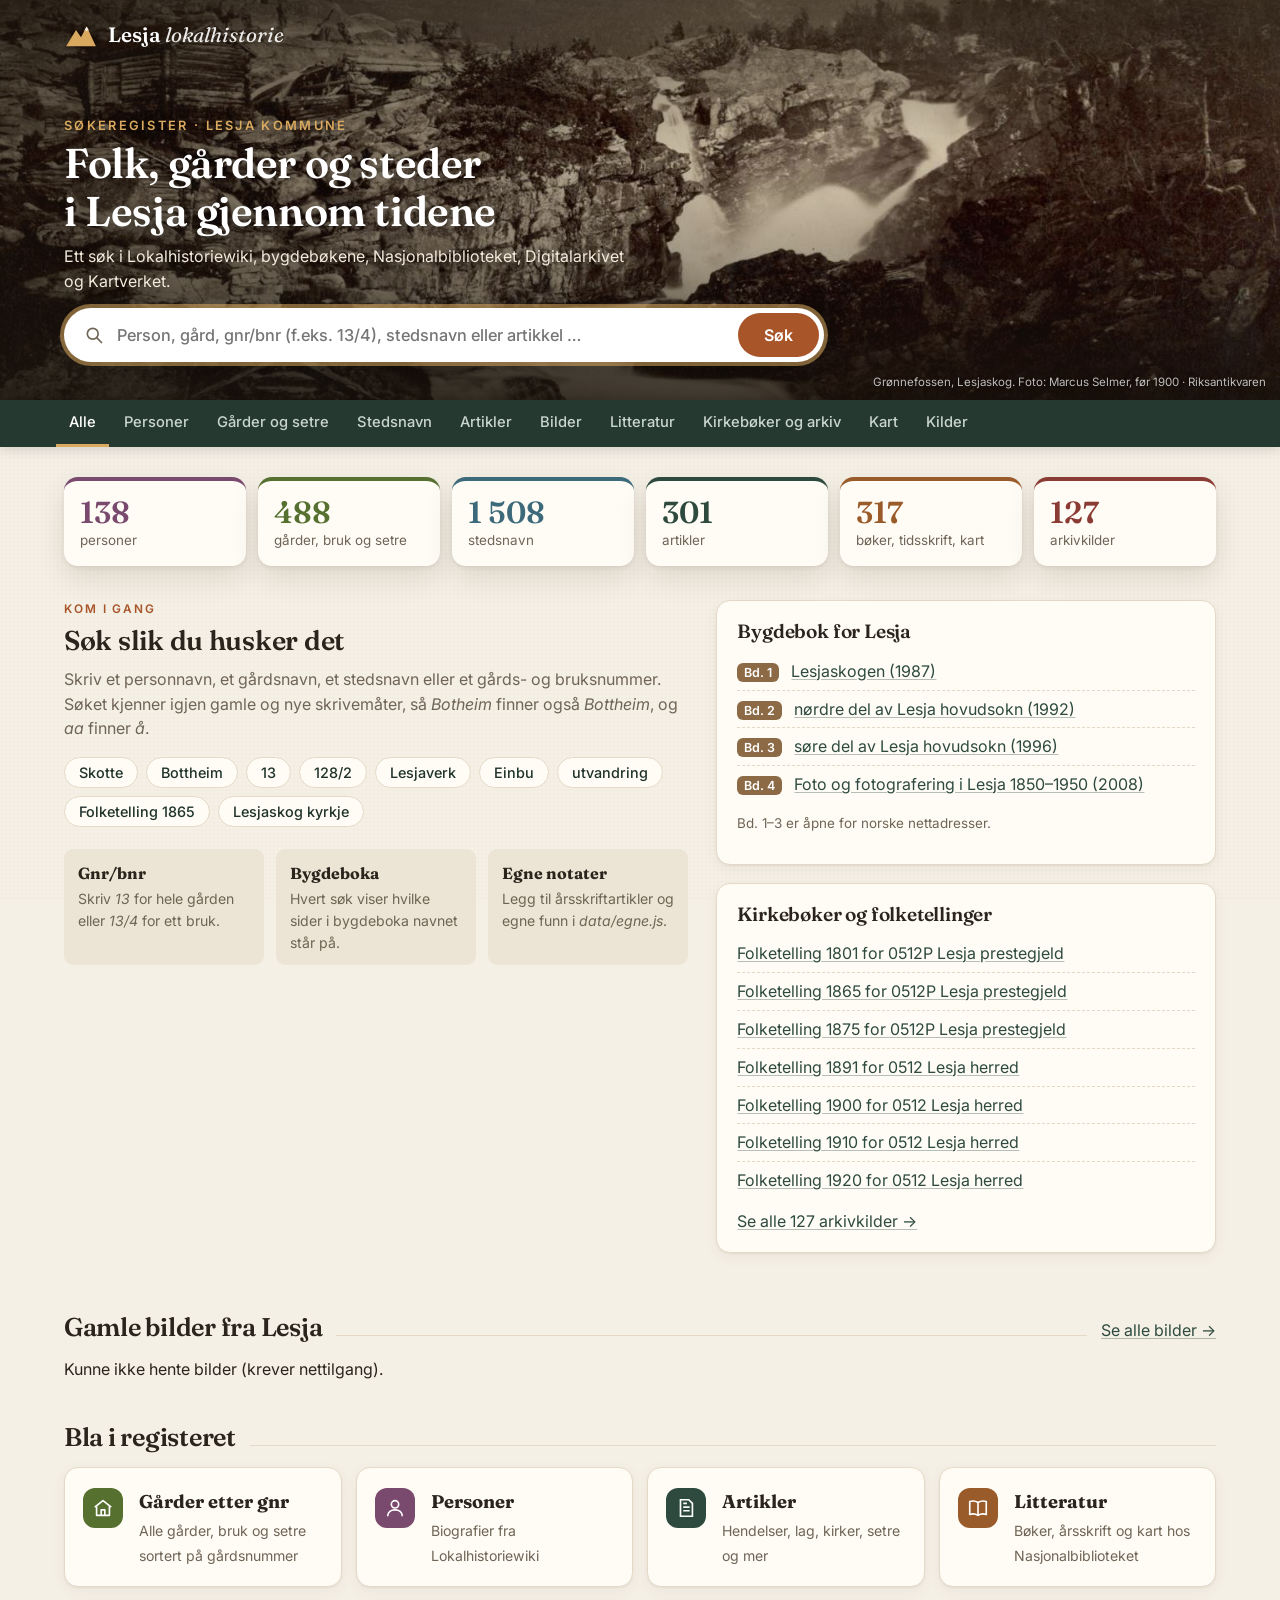
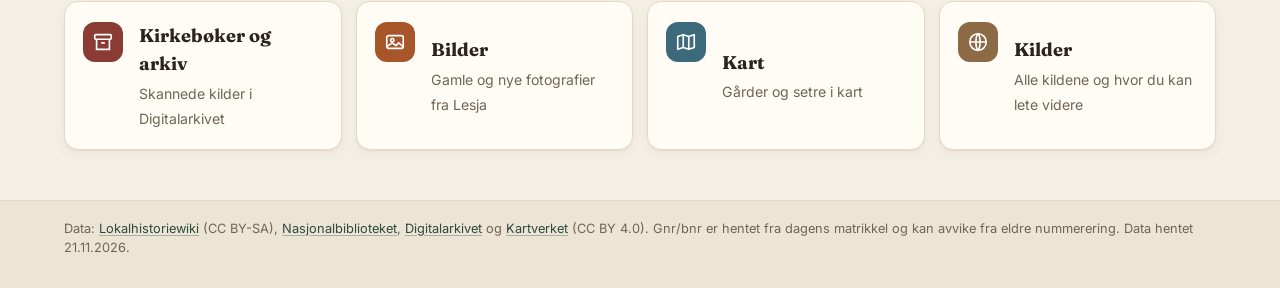
<file: index.html>
<!DOCTYPE html>
<html lang="nb">
<head>
<meta charset="utf-8">
<meta name="viewport" content="width=device-width, initial-scale=1">
<title>Lesja lokalhistorie – søkeregister</title>
<meta name="description" content="Søk etter personer, gårder, gårds- og bruksnummer, stedsnavn og artikler om Lesja kommune i Lokalhistoriewiki, Nasjonalbiblioteket, Digitalarkivet og Kartverket.">
<link rel="preconnect" href="https://fonts.googleapis.com">
<link rel="preconnect" href="https://fonts.gstatic.com" crossorigin>
<link rel="stylesheet" href="https://fonts.googleapis.com/css2?family=Fraunces:opsz,wght@9..144,400;9..144,600;9..144,700&family=Inter:wght@400;500;600&display=swap">
<link rel="stylesheet" href="css/style.css">
</head>
<body class="pa-forside">
<header class="hero">
  <div class="hero-bilde" aria-hidden="true"></div>
  <div class="hero-indre">
    <a class="logo" href="#" title="Til forsiden">
      <svg viewBox="0 0 48 48" aria-hidden="true"><path d="M3 40 L17 17 L24 27 L32 12 L45 40 Z" fill="currentColor"/><path d="M28.5 18 L32 12 L35.5 18 L33.5 17 L32 19 L30.5 17 Z" fill="#fff" opacity=".85"/></svg>
      <span>Lesja <em>lokalhistorie</em></span>
    </a>
    <div class="hero-tekst">
      <p class="hero-overtittel">Søkeregister · Lesja kommune</p>
      <h1>Folk, gårder og steder<br>i Lesja gjennom tidene</h1>
      <p class="hero-ingress">Ett søk i Lokalhistoriewiki, bygdebøkene, Nasjonalbiblioteket, Digitalarkivet og Kartverket.</p>
    </div>
    <form id="sokeskjema" class="sok" role="search" autocomplete="off">
      <label for="q" class="skjult">Søk</label>
      <svg class="sok-ikon" viewBox="0 0 24 24" aria-hidden="true"><circle cx="10.5" cy="10.5" r="6.5" fill="none" stroke="currentColor" stroke-width="2"/><path d="M15.5 15.5 L21 21" stroke="currentColor" stroke-width="2" stroke-linecap="round"/></svg>
      <input id="q" type="search" placeholder="Person, gård, gnr/bnr (f.eks. 13/4), stedsnavn eller artikkel …" autofocus>
      <button type="submit">Søk</button>
    </form>
  </div>
  <a class="fotokreditt" href="https://commons.wikimedia.org/wiki/File:Gr%C3%B8nnefossen,_Oppland_-_Riksantikvaren-T122_01_0029.jpg" target="_blank" rel="noopener">Grønnefossen, Lesjaskog. Foto: Marcus Selmer, før 1900 · Riksantikvaren</a>
</header>
<div class="navlinje">
  <nav class="faner" id="faner" aria-label="Filtrer">
    <button data-f="alle" class="aktiv">Alle</button>
    <button data-f="person">Personer</button>
    <button data-f="gard">Gårder og setre</button>
    <button data-f="sted">Stedsnavn</button>
    <button data-f="artikkel">Artikler</button>
    <button data-f="bilder">Bilder</button>
    <button data-f="litt">Litteratur</button>
    <button data-f="arkiv">Kirkebøker og arkiv</button>
    <button data-f="kart">Kart</button>
    <button data-f="kilder">Kilder</button>
  </nav>
</div>

<main id="innhold">
  <section id="forside"></section>
  <section id="resultat" hidden>
    <div class="resultat-kolonner">
      <div id="lokale"></div>
      <aside id="live">
        <h2>Søk direkte i kildene</h2>
        <p class="hjelp">Hentes rett fra kildene nå – krever nettilgang.</p>
        <div id="live-bokser"></div>
        <h3>Åpne søket hos kilden</h3>
        <ul id="dyplenker" class="dyplenker"></ul>
      </aside>
    </div>
  </section>
  <section id="kartvisning" hidden>
    <div id="kart"></div>
    <p class="hjelp">Gårder, bruk og setre fra Kartverkets stedsnavnregister. Klikk på et punkt for detaljer.</p>
  </section>
  <section id="bildevisning" hidden>
    <div class="bilde-topp">
      <div class="sokestatus" id="bildestatus"></div>
      <div class="bildekilder" id="bildekilder">
        <button data-bk="alle" class="aktiv">Alle kilder</button>
        <button data-bk="nb">Nasjonalbiblioteket</button>
        <button data-bk="wiki">Lokalhistoriewiki</button>
        <button data-bk="commons">Wikimedia Commons</button>
      </div>
    </div>
    <div class="galleri" id="galleri"></div>
    <div class="galleri-bunn"><button class="vis-flere" id="flere-bilder" hidden>Last flere bilder</button><p class="hjelp" id="bildelenker"></p></div>
  </section>
  <section id="kildevisning" hidden></section>
</main>

<div id="detalj" class="detalj" hidden role="dialog" aria-modal="true">
  <div class="detalj-boks">
    <button class="lukk" id="lukk" aria-label="Lukk">×</button>
    <div id="detalj-innhold"></div>
  </div>
</div>

<footer class="bunn">
  <p>Data: <a href="https://lokalhistoriewiki.no/wiki/Forside:Lesja_kommune">Lokalhistoriewiki</a> (CC BY-SA),
  <a href="https://www.nb.no">Nasjonalbiblioteket</a>,
  <a href="https://www.digitalarkivet.no">Digitalarkivet</a> og
  <a href="https://www.kartverket.no">Kartverket</a> (CC BY 4.0).
  Gnr/bnr er hentet fra dagens matrikkel og kan avvike fra eldre nummerering. <span id="datadato"></span></p>
</footer>

<div id="lysboks" class="lysboks" hidden role="dialog" aria-modal="true">
  <button class="lb-lukk" id="lb-lukk" aria-label="Lukk">×</button>
  <button class="lb-pil lb-forrige" id="lb-forrige" aria-label="Forrige">‹</button>
  <figure><img id="lb-bilde" alt=""><figcaption id="lb-tekst"></figcaption></figure>
  <button class="lb-pil lb-neste" id="lb-neste" aria-label="Neste">›</button>
</div>

<script src="data/wiki.js"></script>
<script src="data/steder.js"></script>
<script src="data/nb.js"></script>
<script src="data/arkiv.js"></script>
<script src="data/kilder.js"></script>
<script src="data/egne.js"></script>
<script src="js/app.js"></script>
</body>
</html>
</file>
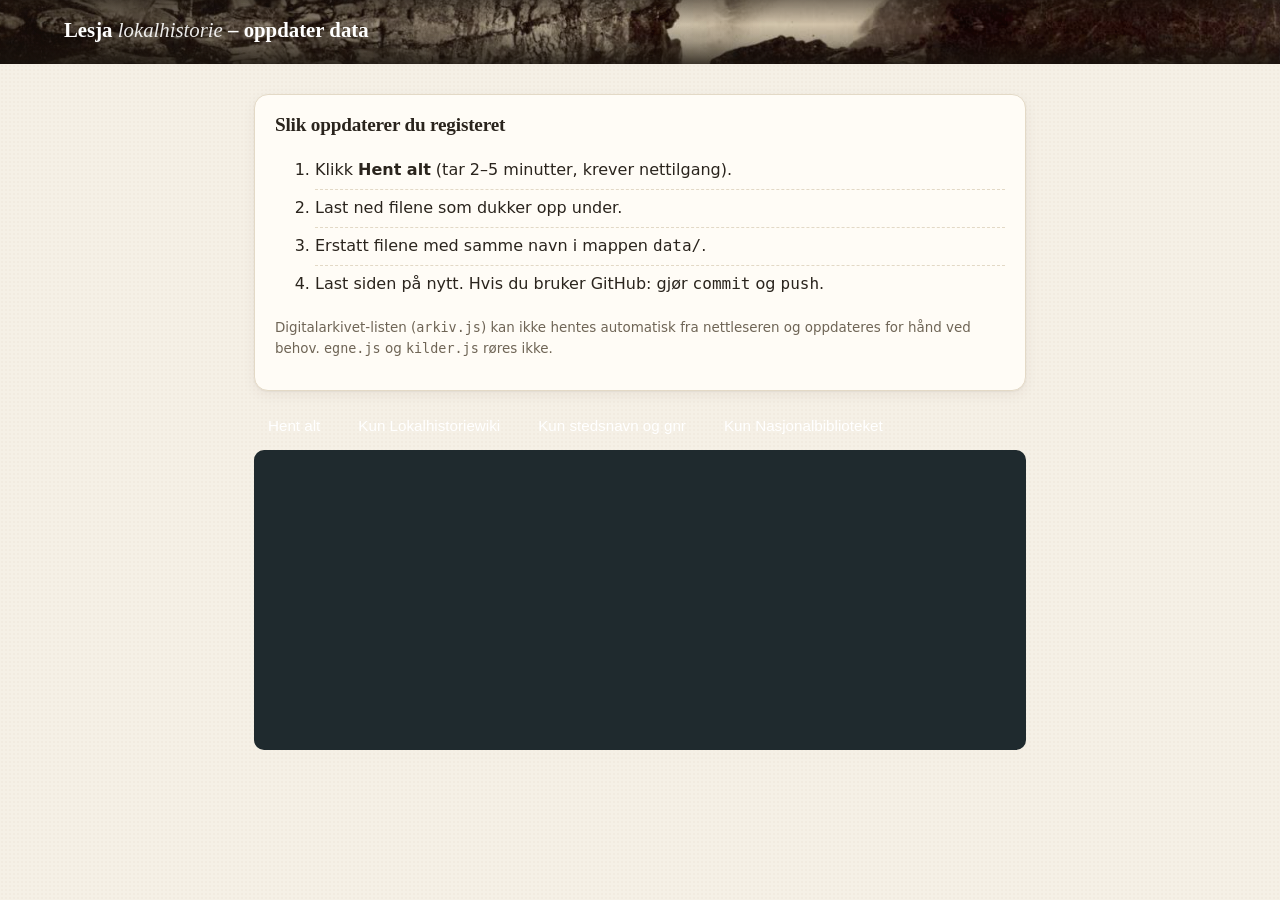
<file: verktoy/oppdater-data.html>
<!DOCTYPE html>
<html lang="nb">
<head>
<meta charset="utf-8">
<meta name="viewport" content="width=device-width, initial-scale=1">
<title>Oppdater data – Lesja lokalhistorie</title>
<link rel="stylesheet" href="../css/style.css">
<style>
  main{max-width:820px}
  .steg{display:flex;gap:10px;align-items:center;margin:8px 0}
  .steg button{background:var(--fjell);color:#fff;border:0;border-radius:8px;padding:8px 14px;cursor:pointer;font-size:.95rem}
  .steg button:disabled{opacity:.5;cursor:default}
  #logg{background:#1f2a2e;color:#d9e6e3;font:13px/1.45 ui-monospace,Menlo,Consolas,monospace;padding:12px;border-radius:10px;height:300px;overflow:auto;white-space:pre-wrap}
  .last a{display:inline-block;margin:4px 8px 4px 0}
</style>
</head>
<body>
<header class="hero"><div class="hero-bilde" style="background-image:url('../img/gronnefossen-lesjaskog.jpg')"></div><div class="hero-indre"><a class="logo" href="../index.html"><span>Lesja <em>lokalhistorie</em> – oppdater data</span></a></div></header>
<main>
  <div class="boks">
    <h2>Slik oppdaterer du registeret</h2>
    <ol>
      <li>Klikk <b>Hent alt</b> (tar 2–5 minutter, krever nettilgang).</li>
      <li>Last ned filene som dukker opp under.</li>
      <li>Erstatt filene med samme navn i mappen <code>data/</code>.</li>
      <li>Last siden på nytt. Hvis du bruker GitHub: gjør <code>commit</code> og <code>push</code>.</li>
    </ol>
    <p class="hjelp">Digitalarkivet-listen (<code>arkiv.js</code>) kan ikke hentes automatisk fra nettleseren og oppdateres for hånd ved behov. <code>egne.js</code> og <code>kilder.js</code> røres ikke.</p>
  </div>
  <div class="steg"><button id="alt">Hent alt</button><button id="wiki">Kun Lokalhistoriewiki</button><button id="steder">Kun stedsnavn og gnr</button><button id="nb">Kun Nasjonalbiblioteket</button></div>
  <div id="logg"></div>
  <div class="last" id="last"></div>
</main>
<script>
const KNR = "3432";
const logg = (t) => { const el = document.getElementById("logg"); el.textContent += t + "\n"; el.scrollTop = 1e9; };
const J = async (u) => { for (let i = 0; i < 3; i++) { try { const r = await fetch(u); if (r.ok) return r.json(); } catch (e) {} await new Promise(r => setTimeout(r, 800)); } throw new Error("Klarte ikke å hente " + u); };
const idag = () => new Date().toLocaleDateString("nb-NO", { day: "2-digit", month: "2-digit", year: "numeric" });
function lastNed(navn, kommentar, variabel, data, ekstra = "") {
  const tekst = `// ${kommentar}\n// Generert ${idag()}. Kan oppdateres med verktoy/oppdater-data.html\nwindow.${variabel} = ${JSON.stringify(data)};\n${ekstra}`;
  const a = document.createElement("a");
  a.href = URL.createObjectURL(new Blob([tekst], { type: "text/javascript" }));
  a.download = navn; a.textContent = "⬇ " + navn + ` (${Math.round(tekst.length / 1024)} kB)`;
  document.getElementById("last").appendChild(a);
}

async function hentWiki() {
  const api = "https://lokalhistoriewiki.no/api.php";
  const q = (p) => J(api + "?" + new URLSearchParams({ format: "json", formatversion: 2, origin: "*", ...p }));
  logg("Lokalhistoriewiki: henter kategorier …");
  const start = ["Kategori:Lesja kommune"];
  (await q({ action: "query", list: "allcategories", acprefix: "Lesja", aclimit: 500 })).query.allcategories.forEach(c => start.push("Kategori:" + c.category));
  const sider = new Map(), sett = new Set(), ko = [...start];
  while (ko.length && sett.size < 400) {
    const kat = ko.shift(); if (sett.has(kat)) continue; sett.add(kat);
    let cont = {};
    do {
      const r = await q({ action: "query", list: "categorymembers", cmtitle: kat, cmlimit: 500, cmtype: "page|subcat", ...cont });
      r.query.categorymembers.forEach(m => { if (m.ns === 14) ko.push(m.title); else if (m.ns === 0) sider.set(m.title, 1); });
      cont = r.continue || null;
    } while (cont);
  }
  logg(`  ${sett.size} kategorier, ${sider.size} sider i kategoriene.`);
  let off = 0;
  while (off !== undefined && off < 2000) {
    const r = await q({ action: "query", list: "search", srsearch: "Lesja", srlimit: 500, sroffset: off, srnamespace: 0 });
    r.query.search.forEach(x => { if (!sider.has(x.title)) sider.set(x.title, 0); });
    off = r.continue ? r.continue.sroffset : undefined;
  }
  logg(`  ${sider.size} sider totalt etter fulltekstsøk. Henter utdrag …`);
  const titler = [...sider.keys()], ut = [];
  const skip = /^(Artikler|Sider|Wikidata|Personer$|Gudbrandsdalen$|Lesja kommune$)/;
  for (let i = 0; i < titler.length; i += 20) {
    const r = await q({ action: "query", titles: titler.slice(i, i + 20).join("|"), prop: "categories|extracts", cllimit: 500, clshow: "!hidden", exintro: 1, explaintext: 1, exchars: 300, exlimit: 20, redirects: 1 });
    const redir = {}; (r.query.redirects || []).forEach(x => redir[x.to] = x.from);
    r.query.pages.forEach(p => {
      if (p.missing) return;
      const t = p.title, k = sider.get(redir[t] || t) ?? 0;
      const m = t.match(/\((\S[\S ]*?) gnr\.? ?([\d/]+)\)/);
      if (m && m[1] !== "Lesja") return;
      const cats = (p.categories || []).map(c => c.title.replace("Kategori:", "")).filter(c => !skip.test(c));
      const person = cats.some(c => /^(Fødsler|Dødsfall) i/.test(c));
      const o = { t, k, y: person ? "person" : (m ? "gard" : "emne"), c: cats.filter(c => !/^(Fødsler|Dødsfall) i/.test(c)).slice(0, 6), e: (p.extract || "").replace(/\s+/g, " ").trim().slice(0, 140) };
      const f = cats.find(c => c.startsWith("Fødsler i")), d = cats.find(c => c.startsWith("Dødsfall i"));
      if (f || d) o.l = (f ? f.replace(/\D/g, "") : "?") + "–" + (d ? d.replace(/\D/g, "") : "");
      if (m) o.g = m[2];
      ut.push(o);
    });
    if (i % 100 === 0) logg(`  … ${i}/${titler.length}`);
  }
  ut.sort((a, b) => b.k - a.k || a.t.localeCompare(b.t, "no"));
  lastNed("wiki.js", "Artikler fra lokalhistoriewiki.no knyttet til Lesja", "LH_WIKI", ut, `window.LH_DATADATO = "${idag()}";\n`);
  logg(`Lokalhistoriewiki ferdig: ${ut.length} artikler.`);
}

async function hentSteder() {
  logg("Kartverket: henter stedsnavn i Lesja …");
  const map = new Map();
  for (const L of "abcdefghijklmnopqrstuvwxyzæøå") {
    let side = 1, tot = 1;
    while ((side - 1) * 500 < tot && side < 10) {
      const j = await J(`https://api.kartverket.no/stedsnavn/v1/navn?sok=${encodeURIComponent(L + "*")}&knr=${KNR}&treffPerSide=500&side=${side}`);
      if (!j.navn) break; tot = j.metadata.totaltAntallTreff;
      j.navn.forEach(n => { if (n.kommuner.some(k => k.kommunenummer === KNR)) map.set(n.stedsnummer + "|" + n.skrivemåte, n); });
      side++;
    }
  }
  const navn = [...map.values()];
  logg(`  ${navn.length} navn. Slår opp gnr/bnr for gårder og setre …`);
  const med = new Set(["Gard", "Bruk", "Eiendom", "Navnegard", "Seter/støl", "Setervoll", "Støls-/setereiendom", "Gammel bosettingsplass", "Allmenning", "Tuft", "Fritidsbolig", "Enebolig/mindre boligbygg", "Bygg for jordbruk, fiske og fangst"]);
  const liste = navn.filter(n => med.has(n.navneobjekttype));
  for (let i = 0; i < liste.length; i += 8) {
    await Promise.all(liste.slice(i, i + 8).map(async n => {
      const p = n.representasjonspunkt;
      try {
        const j = await J(`https://api.kartverket.no/eiendom/v1/punkt?nord=${p.nord}&ost=${p["øst"]}&koordsys=4258&radius=30&treffPerSide=10`);
        const e = (j.eiendom || []).filter(x => x.kommunenummer === KNR).sort((a, b) => a.meterFraPunkt - b.meterFraPunkt);
        n._mat = e.length ? [...new Set(e.filter(x => x.meterFraPunkt <= e[0].meterFraPunkt + 1).map(x => x.matrikkelnummertekst))] : [];
      } catch (err) { n._mat = []; }
    }));
    if (i % 80 === 0) logg(`  … ${i}/${liste.length}`);
  }
  // «109/3,5» og «51/1-2,4» betyr flere bruk på samme teig – gjør om til 109/3, 109/5 osv.
  const normMat = (liste) => {
    const ut = []; let cur = null;
    liste.join(",").split(",").map(t => t.trim()).filter(Boolean).forEach(tok => {
      let b = tok;
      if (tok.includes("/")) [cur, b] = tok.split("/");
      if (cur === null) return;
      const r = b.match(/^(\d+)-(\d+)$/);
      if (r) for (let i = +r[1]; i <= +r[2]; i++) ut.push(cur + "/" + i); else ut.push(cur + "/" + b);
    });
    return [...new Set(ut)];
  };
  liste.forEach(n => { if (n._mat) n._mat = normMat(n._mat); });
  const typer = [...new Set(navn.map(n => n.navneobjekttype))];
  const S = navn.map(n => { const r = [n.skrivemåte, typer.indexOf(n.navneobjekttype), +n.representasjonspunkt.nord.toFixed(4), +n.representasjonspunkt["øst"].toFixed(4), n.stedsnummer]; if (n._mat && n._mat.length) r.push(n._mat.join(",")); return r; })
    .sort((a, b) => a[0].localeCompare(b[0], "no"));
  lastNed("steder.js", "Stedsnavn i Lesja (knr 3432) fra Kartverkets sentrale stedsnavnregister (SSR). Format: [navn, typeindeks, nord, øst, stedsnummer, gnr/bnr]", "LH_STEDER", { typer, navn: S });
  logg(`Stedsnavn ferdig: ${S.length} navn.`);
}

async function hentNB() {
  logg("Nasjonalbiblioteket: henter bøker, tidsskrift og kart …");
  const res = new Map();
  for (const [mt, sider] of [["bøker", 15], ["tidsskrift", 6], ["kart", 3]]) {
    for (let p = 0; p < sider; p++) {
      const j = await J(`https://api.nb.no/catalog/v1/items?q=Lesja&filter=mediatype:${encodeURIComponent(mt)}&size=100&page=${p}`);
      ((j._embedded && j._embedded.items) || []).forEach(x => {
        const m = x.metadata, geo = [...(m.subject?.geographics || []), ...(m.subject?.topics || []), ...(m.subjectName || []), ...(m.series || [])].join(" ");
        if (!/lesja/i.test(m.title + " " + geo)) return;
        res.set(x.id, { t: m.title, a: (m.creators || []).slice(0, 3).join("; "), y: m.originInfo?.issued || "", m: { "bøker": "bok", tidsskrift: "tidsskrift", kart: "kart" }[mt], u: m.identifiers?.urn || x.id, x: x.accessInfo?.accessAllowedFrom || "" });
      });
      if (p + 1 >= j.page.totalPages) break;
    }
  }
  const ut = [...res.values()].sort((a, b) => (a.m !== "bok") - (b.m !== "bok") || a.t.localeCompare(b.t, "no"));
  lastNed("nb.js", "Bøker, tidsskrifter og kart i Nasjonalbiblioteket med Lesja i tittel eller emne", "LH_NB", ut);
  logg(`Nasjonalbiblioteket ferdig: ${ut.length} titler.`);
}

const knapper = [...document.querySelectorAll(".steg button")];
async function kjør(fns) {
  knapper.forEach(b => b.disabled = true);
  try { for (const f of fns) await f(); logg("\nFerdig. Last ned filene over og legg dem i data/-mappen."); }
  catch (e) { logg("FEIL: " + e.message); }
  knapper.forEach(b => b.disabled = false);
}
document.getElementById("alt").onclick = () => kjør([hentWiki, hentSteder, hentNB]);
document.getElementById("wiki").onclick = () => kjør([hentWiki]);
document.getElementById("steder").onclick = () => kjør([hentSteder]);
document.getElementById("nb").onclick = () => kjør([hentNB]);
</script>
</body>
</html>
</file>
<file: css/style.css>
/* Lesja lokalhistorie – fargene er hentet fra Selmers sepiafoto av Grønnefossen */
:root{
  --papir:#f5f0e6; --papir-2:#ece4d4; --kort:#fffcf6; --blekk:#2a241d; --dempet:#6f6556; --linje:#e3d9c6;
  --gran:#2e4a3f; --gran-mork:#1f332b; --gran-lys:#e4ece6;
  --rust:#a8552a; --rust-mork:#8a4220; --sepia:#8c6a46; --gull:#d9a95f;
  --person:#7a4a6e; --gard:#55702f; --seter:#8a7a2a; --sted:#3c6a7a; --artikkel:#2e4a3f; --litt:#9a5b2a; --arkiv:#8a3b33; --egen:#5d5d5d;
  --r:14px; --r-liten:9px;
  --skygge:0 1px 2px rgba(60,40,20,.06),0 4px 14px rgba(60,40,20,.06);
  --skygge-hover:0 2px 4px rgba(60,40,20,.08),0 12px 28px rgba(60,40,20,.12);
  --serif:"Fraunces","Iowan Old Style","Palatino Linotype",Palatino,Georgia,serif;
  --sans:"Inter",system-ui,-apple-system,"Segoe UI",Roboto,Helvetica,Arial,sans-serif;
}
*{box-sizing:border-box}
html,body{margin:0}
body{background:var(--papir);color:var(--blekk);font:16px/1.55 var(--sans);-webkit-font-smoothing:antialiased}
body::before{content:"";position:fixed;inset:0;pointer-events:none;z-index:-1;opacity:.35;
  background-image:radial-gradient(rgba(120,90,50,.08) 1px,transparent 1px);background-size:4px 4px}
a{color:var(--gran);text-decoration-color:rgba(46,74,63,.35);text-underline-offset:2px}
a:hover{color:var(--rust);text-decoration-color:currentColor}
.skjult{position:absolute;left:-9999px}
[hidden]{display:none!important}
h1,h2,h3{font-family:var(--serif);font-weight:600;line-height:1.15;letter-spacing:-.01em}
::selection{background:#f1d3a8}

/* ---------- Hero ---------- */
.hero{position:relative;color:#fff;overflow:hidden;background:#3a2e22;isolation:isolate;transition:min-height .35s ease}
.hero-bilde{position:absolute;inset:0;z-index:-2;background:url("../img/gronnefossen-lesjaskog.jpg") center 58%/cover no-repeat;transform:scale(1.04);filter:saturate(.95) contrast(1.05)}
.hero::after{content:"";position:absolute;inset:0;z-index:-1;
  background:linear-gradient(180deg,rgba(24,18,12,.55) 0%,rgba(24,18,12,.15) 38%,rgba(24,18,12,.35) 65%,rgba(24,18,12,.82) 100%),
             linear-gradient(90deg,rgba(24,18,12,.55) 0%,rgba(24,18,12,0) 60%)}
.hero-indre{width:100%;min-width:0;max-width:1200px;margin:0 auto;padding:14px 24px 18px;display:flex;flex-direction:column;gap:14px}
.logo{display:inline-flex;align-items:center;gap:10px;color:#fff;text-decoration:none;font-family:var(--serif);font-size:1.3rem;font-weight:600;align-self:flex-start}
.logo:hover{color:#fff}
.logo em{font-style:italic;font-weight:400;opacity:.9}
.logo svg{width:34px;height:34px;color:var(--gull);filter:drop-shadow(0 1px 2px rgba(0,0,0,.4))}
.hero-tekst{display:none;max-width:720px;text-shadow:0 2px 14px rgba(0,0,0,.45)}
.hero-overtittel{margin:0;font-size:.8rem;letter-spacing:.18em;text-transform:uppercase;color:var(--gull);font-weight:600}
.hero h1{font-size:clamp(1.7rem,3.4vw,2.6rem);margin:.1em 0 .2em;font-weight:600}
.hero-ingress{margin:0;font-size:1rem;max-width:56ch;color:#f3eadc}
.sok{position:relative;display:flex;max-width:760px;width:100%;background:#fff;border-radius:999px;box-shadow:0 10px 30px rgba(0,0,0,.28);padding:5px}
.sok-ikon{position:absolute;left:20px;top:50%;width:20px;height:20px;transform:translateY(-50%);color:var(--dempet)}
.sok input{flex:1;min-width:0;border:0;background:transparent;padding:12px 12px 12px 48px;font:500 1.02rem var(--sans);color:var(--blekk);border-radius:999px}
.sok input:focus{outline:none}
.sok:focus-within{box-shadow:0 0 0 4px rgba(217,169,95,.55),0 10px 30px rgba(0,0,0,.28)}
.sok button{border:0;border-radius:999px;background:var(--rust);color:#fff;font:600 1rem var(--sans);padding:0 26px;cursor:pointer;transition:background .15s}
.sok button:hover{background:var(--rust-mork)}
.fotokreditt{position:absolute;right:14px;bottom:8px;font-size:.72rem;color:rgba(255,255,255,.72);text-decoration:none;text-shadow:0 1px 3px rgba(0,0,0,.6)}
.fotokreditt:hover{color:#fff}

body.pa-forside .hero{min-height:min(46vh,400px);display:flex;align-items:stretch}
body.pa-forside .hero-indre{flex:1;justify-content:space-between;padding-top:18px;padding-bottom:38px}
body.pa-forside .hero-tekst{display:block;margin-top:auto}
body.pa-forside .hero-bilde{background-position:center 55%}

/* ---------- Navigasjon ---------- */
.navlinje{position:sticky;top:0;z-index:30;background:rgba(31,51,43,.97);backdrop-filter:blur(6px);box-shadow:0 2px 12px rgba(0,0,0,.15)}
.faner{max-width:1200px;margin:0 auto;padding:0 16px;display:flex;gap:2px;overflow-x:auto;scrollbar-width:none}
.faner::-webkit-scrollbar{display:none}
.faner button{background:none;border:0;color:#c9d6cf;padding:13px 13px;font:500 .92rem var(--sans);cursor:pointer;border-bottom:3px solid transparent;white-space:nowrap;transition:color .15s,border-color .15s}
.faner button:hover{color:#fff}
.faner button.aktiv{color:#fff;border-bottom-color:var(--gull)}

main{max-width:1200px;margin:0 auto;padding:30px 24px 50px}

/* ---------- Forside ---------- */
.talband{display:grid;grid-template-columns:repeat(6,1fr);gap:12px;margin:0 0 34px;position:relative;z-index:2}
.talband button{background:var(--kort);border:0;border-radius:var(--r);padding:16px 16px 14px;text-align:left;cursor:pointer;box-shadow:var(--skygge-hover);transition:transform .15s,box-shadow .15s;border-top:4px solid var(--farge,var(--gran));font:inherit;color:inherit}
.talband button:hover{transform:translateY(-3px)}
.talband b{display:block;font:600 1.9rem/1 var(--serif);color:var(--farge,var(--gran))}
.talband span{font-size:.84rem;color:var(--dempet)}
.forside-grid{display:grid;grid-template-columns:1.25fr 1fr;gap:28px;align-items:start}
.etikett{font-size:.74rem;letter-spacing:.16em;text-transform:uppercase;color:var(--rust);font-weight:600;margin:0 0 6px}
.forside-grid h2{font-size:1.7rem;margin:0 0 .4em}
.ingress{color:var(--dempet);max-width:62ch;margin:0 0 1em}
.eksempel{display:flex;flex-wrap:wrap;gap:8px;margin:10px 0 0}
.eksempel button{background:var(--kort);border:1px solid var(--linje);color:var(--gran-mork);border-radius:999px;padding:6px 14px;cursor:pointer;font:500 .9rem var(--sans);transition:all .15s}
.eksempel button:hover{background:var(--gran);border-color:var(--gran);color:#fff}
.tips{display:grid;grid-template-columns:repeat(3,1fr);gap:12px;margin:22px 0 0}
.tips div{background:var(--papir-2);border-radius:var(--r-liten);padding:12px 14px;font-size:.88rem;color:var(--dempet)}
.tips b{display:block;color:var(--blekk);font-family:var(--serif);font-size:1rem;margin-bottom:2px}
.boks{background:var(--kort);border:1px solid var(--linje);border-radius:var(--r);padding:18px 20px;margin-bottom:18px;box-shadow:var(--skygge)}
.boks h2,.boks h3{margin:.05em 0 .55em;font-size:1.2rem}
.boks ul{margin:0;padding-left:0;list-style:none}
.boks li{margin:0;padding:6px 0;border-bottom:1px dashed var(--linje)}
.boks li:last-child{border-bottom:0}
.bokliste li{display:flex;gap:12px;align-items:baseline}
.bokliste .bd{flex:none;font:600 .78rem var(--sans);color:#fff;background:var(--sepia);border-radius:6px;padding:2px 7px}
.seksjonstittel{display:flex;align-items:baseline;gap:14px;margin:42px 0 14px}
.seksjonstittel h2{margin:0;font-size:1.6rem}
.seksjonstittel::after{content:"";flex:1;height:1px;background:var(--linje);order:2}
.seksjonstittel .knapp-lenke{order:3;white-space:nowrap}
.blagrid{display:grid;grid-template-columns:repeat(4,1fr);gap:14px}
.blakort{position:relative;overflow:hidden;background:var(--kort);border:1px solid var(--linje);border-radius:var(--r);padding:20px 20px 18px 74px;cursor:pointer;text-align:left;font:inherit;color:inherit;box-shadow:var(--skygge);transition:transform .15s,box-shadow .15s,border-color .15s;min-height:96px}
.blakort:hover{transform:translateY(-3px);box-shadow:var(--skygge-hover);border-color:#d5c4a6}
.blakort .ikon{position:absolute;left:18px;top:20px;width:40px;height:40px;border-radius:12px;display:grid;place-items:center;background:var(--farge,var(--gran));color:#fff}
.blakort .ikon svg{width:22px;height:22px}
.blakort b{display:block;font-family:var(--serif);font-size:1.15rem;margin-bottom:2px}
.blakort span{font-size:.88rem;color:var(--dempet)}

/* ---------- Resultater ---------- */
.resultat-kolonner{display:grid;grid-template-columns:minmax(0,1fr) 370px;gap:30px;align-items:start}
.sokestatus{margin:0 0 20px;color:var(--dempet)}
.sokestatus b{color:var(--blekk);font-family:var(--serif);font-size:1.5rem;font-weight:600;display:block}
.seksjon{margin-bottom:30px}
.seksjon-topp{display:flex;align-items:center;gap:12px;margin-bottom:12px}
.seksjon-topp h2{margin:0;font-size:1.3rem}
.seksjon-topp small{background:var(--papir-2);color:var(--dempet);border-radius:999px;padding:2px 10px;font-size:.8rem;font-weight:500}
.seksjon-topp::after{content:"";flex:1;height:1px;background:var(--linje);order:3}
.treff{background:var(--kort);border:1px solid var(--linje);border-left:4px solid var(--farge,var(--gran));border-radius:var(--r-liten);padding:12px 16px;margin-bottom:9px;display:flex;gap:14px;align-items:flex-start;box-shadow:var(--skygge);transition:box-shadow .15s,transform .15s}
.treff:hover{box-shadow:var(--skygge-hover);transform:translateX(2px)}
.t-person{--farge:var(--person)} .t-gard{--farge:var(--gard)} .t-seter{--farge:var(--seter)} .t-sted{--farge:var(--sted)}
.t-artikkel{--farge:var(--artikkel)} .t-litt{--farge:var(--litt)} .t-arkiv{--farge:var(--arkiv)} .t-egen{--farge:var(--egen)}
.merke{flex:none;font-size:.68rem;text-transform:uppercase;letter-spacing:.08em;font-weight:600;color:var(--farge);background:color-mix(in srgb,var(--farge) 12%,transparent);border-radius:999px;padding:3px 9px;margin-top:3px;min-width:74px;text-align:center}
.m-person{--farge:var(--person)} .m-gard{--farge:var(--gard)} .m-seter{--farge:var(--seter)} .m-sted{--farge:var(--sted)}
.m-artikkel{--farge:var(--artikkel)} .m-litt{--farge:var(--litt)} .m-arkiv{--farge:var(--arkiv)} .m-egen{--farge:var(--egen)}
.treff-tekst{min-width:0;flex:1}
.treff-tittel{font-weight:600;font-family:var(--serif);font-size:1.1rem;line-height:1.3}
.treff-tittel a,.treff-tittel .knapp-lenke{text-decoration:none;color:var(--blekk)}
.treff-tittel a:hover,.treff-tittel .knapp-lenke:hover{color:var(--rust)}
.treff-meta{font-size:.84rem;color:var(--dempet);margin-top:1px}
.treff-utdrag{font-size:.9rem;margin-top:5px;color:#4a4236}
.gnr{font:500 .8rem ui-monospace,Menlo,Consolas,monospace;background:#edf1e3;color:#45601f;border:1px solid #d9e2c6;border-radius:6px;padding:0 6px;white-space:nowrap;vertical-align:1px}
.knapp-lenke{background:none;border:0;padding:0;color:var(--gran);cursor:pointer;font:inherit;text-decoration:underline;text-decoration-color:rgba(46,74,63,.35);text-underline-offset:2px}
.knapp-lenke:hover{color:var(--rust)}
.vis-flere{background:transparent;border:1.5px dashed #cdbd9f;border-radius:var(--r-liten);width:100%;padding:10px;color:var(--gran);cursor:pointer;font:500 .92rem var(--sans)}
.vis-flere:hover{background:var(--kort);border-style:solid}
.ingen{color:var(--dempet);font-style:italic}
mark{background:#f6dcb4;color:inherit;border-radius:2px;padding:0}

/* ---------- Live-panel ---------- */
#live{position:sticky;top:64px;max-height:calc(100vh - 84px);overflow:auto;padding:18px;background:var(--papir-2);border-radius:var(--r);scrollbar-width:thin}
#live h2{font-size:1.2rem;margin:0}
#live h3{font-size:1rem;margin:20px 0 8px}
.hjelp{font-size:.84rem;color:var(--dempet);margin:.2em 0 .9em}
.livebox{background:var(--kort);border:1px solid var(--linje);border-radius:var(--r-liten);padding:11px 13px;margin-bottom:10px}
.livebox h4{margin:0 0 6px;font:600 .9rem var(--sans);display:flex;justify-content:space-between;gap:8px;color:var(--gran-mork)}
.livebox h4 small{font-weight:500}
.livebox ol{margin:0;padding-left:18px;font-size:.88rem}
.livebox li{margin:5px 0}
.livebox .u{color:var(--dempet);font-size:.8rem;display:block}
.laster{color:var(--dempet);font-size:.85rem}
.laster::after{content:"";display:inline-block;width:10px;height:10px;margin-left:6px;border:2px solid #d3c5ab;border-top-color:var(--rust);border-radius:50%;animation:snu .8s linear infinite;vertical-align:-1px}
@keyframes snu{to{transform:rotate(360deg)}}
.dyplenker{list-style:none;padding:0;margin:0;display:flex;flex-wrap:wrap;gap:6px}
.dyplenker a{display:inline-block;background:var(--kort);border:1px solid var(--linje);border-radius:999px;padding:4px 11px;font-size:.82rem;text-decoration:none}
.dyplenker a:hover{background:var(--gran);border-color:var(--gran);color:#fff}

/* ---------- Detaljvindu ---------- */
.detalj{position:fixed;inset:0;background:rgba(30,22,14,.55);backdrop-filter:blur(3px);z-index:50;display:flex;align-items:flex-start;justify-content:center;padding:6vh 14px;overflow:auto;animation:inn .18s ease}
@keyframes inn{from{opacity:0}}
.detalj-boks{background:var(--papir);border-radius:18px;max-width:780px;width:100%;padding:28px 30px;position:relative;box-shadow:0 30px 80px rgba(0,0,0,.35);animation:opp .22s ease}
@keyframes opp{from{transform:translateY(14px);opacity:0}}
.detalj h2{margin:6px 0 4px;font-size:1.9rem}
.lukk{position:absolute;right:14px;top:10px;border:0;background:var(--papir-2);width:36px;height:36px;border-radius:50%;font-size:1.4rem;line-height:1;cursor:pointer;color:var(--dempet)}
.lukk:hover{background:var(--rust);color:#fff}
.knapperad{display:flex;flex-wrap:wrap;gap:8px;margin:16px 0}
.knapperad a{background:var(--gran);color:#fff;text-decoration:none;padding:7px 14px;border-radius:999px;font-size:.88rem;font-weight:500}
.knapperad a:hover{background:var(--rust);color:#fff}
.tabell{width:100%;border-collapse:collapse;font-size:.92rem}
.tabell td,.tabell th{border-bottom:1px solid var(--linje);padding:6px 6px;text-align:left;vertical-align:top}
.tabell th{font-size:.78rem;text-transform:uppercase;letter-spacing:.06em;color:var(--dempet);font-weight:600}

/* ---------- Bilder ---------- */
.bilde-topp{display:flex;justify-content:space-between;align-items:flex-end;gap:16px;flex-wrap:wrap;margin-bottom:18px}
.bilde-topp .sokestatus{margin:0}
.bildekilder{display:flex;flex-wrap:wrap;gap:6px}
.bildekilder button{background:var(--kort);border:1px solid var(--linje);border-radius:999px;padding:6px 14px;font:500 .86rem var(--sans);color:var(--gran-mork);cursor:pointer}
.bildekilder button.aktiv,.bildekilder button:hover{background:var(--gran);border-color:var(--gran);color:#fff}
.galleri{columns:4 240px;column-gap:14px}
.bildekort{display:block;width:100%;break-inside:avoid;margin:0 0 14px;padding:0;border:0;background:var(--kort);border-radius:var(--r-liten);overflow:hidden;cursor:zoom-in;box-shadow:var(--skygge);text-align:left;font:inherit;color:inherit;transition:transform .15s,box-shadow .15s}
.bildekort:hover{transform:translateY(-3px);box-shadow:var(--skygge-hover)}
.bildekort img{display:block;width:100%;height:auto;background:var(--papir-2);min-height:80px}
.bk-tekst{display:block;padding:9px 12px 11px}
.bk-tekst b{display:block;font:600 .95rem/1.3 var(--serif)}
.bk-tekst small{display:block;color:var(--dempet);font-size:.78rem;margin-top:2px}
.galleri-bunn{margin-top:10px}
.galleri-bunn .hjelp{margin-top:14px}
.stripe{display:grid;grid-template-columns:repeat(auto-fill,minmax(96px,1fr));gap:8px}
#forside-bilder .stripe{grid-template-columns:repeat(6,1fr);gap:10px}
.stripe-bilde{padding:0;border:0;border-radius:8px;overflow:hidden;aspect-ratio:1;cursor:zoom-in;background:var(--papir-2);box-shadow:var(--skygge)}
.stripe-bilde img{width:100%;height:100%;object-fit:cover;display:block;transition:transform .25s;filter:sepia(.15)}
.stripe-bilde:hover img{transform:scale(1.06);filter:none}
#live .stripe{grid-template-columns:repeat(3,1fr);gap:6px}
.lysboks{position:fixed;inset:0;z-index:60;background:rgba(18,14,10,.93);display:flex;align-items:center;justify-content:center;padding:30px 70px;animation:inn .18s ease}
.lysboks figure{margin:0;max-width:100%;max-height:100%;display:flex;flex-direction:column;align-items:center}
.lysboks img{max-width:100%;max-height:calc(100vh - 190px);object-fit:contain;border-radius:4px;box-shadow:0 20px 60px rgba(0,0,0,.5);background:#2a231b}
.lysboks figcaption{color:#e9dfcf;max-width:760px;text-align:center;margin-top:14px;font-size:.88rem;line-height:1.45}
.lysboks figcaption b{display:block;font:600 1.2rem var(--serif);color:#fff;margin-bottom:4px}
.lysboks figcaption span{display:block;color:#cbbda6}
.lysboks figcaption a{color:var(--gull)}
.lb-lukk{position:absolute;top:14px;right:18px;width:42px;height:42px;border-radius:50%;border:0;background:rgba(255,255,255,.12);color:#fff;font-size:1.6rem;cursor:pointer}
.lb-pil{position:absolute;top:50%;transform:translateY(-50%);width:50px;height:50px;border-radius:50%;border:0;background:rgba(255,255,255,.12);color:#fff;font-size:2rem;line-height:1;cursor:pointer}
.lb-lukk:hover,.lb-pil:hover{background:var(--rust)}
.lb-forrige{left:12px}.lb-neste{right:12px}

/* ---------- Kart og kilder ---------- */
#kart{height:72vh;border-radius:var(--r);border:1px solid var(--linje);box-shadow:var(--skygge)}
.kildegrid{display:grid;grid-template-columns:repeat(auto-fill,minmax(300px,1fr));gap:14px}
.kildegrid .boks h3 a{text-decoration:none}
#kildevisning h1{font-size:2.2rem;margin:0 0 .2em}

.bunn{border-top:1px solid var(--linje);background:var(--papir-2)}
.bunn p{max-width:1200px;margin:0 auto;padding:18px 24px 30px;font-size:.8rem;color:var(--dempet)}

@media (max-width:980px){
  .forside-grid,.resultat-kolonner{grid-template-columns:1fr}
  #live{position:static;max-height:none}
  .talband{grid-template-columns:repeat(3,1fr)}
  .blagrid{grid-template-columns:repeat(2,1fr)}
  #forside-bilder .stripe{grid-template-columns:repeat(4,1fr)}
  .tips{grid-template-columns:1fr}
}
@media (max-width:560px){
  .talband{grid-template-columns:repeat(2,1fr)}
  .blagrid{grid-template-columns:1fr}
  #forside-bilder .stripe{grid-template-columns:repeat(3,1fr)}
  .lysboks{padding:20px 10px}
  .lb-pil{top:auto;bottom:14px;transform:none}
  .sok button{padding:0 16px}
  body.pa-forside .hero{min-height:400px}
  body.pa-forside .hero-indre{padding-bottom:40px}
  .hero-indre{padding-left:16px;padding-right:16px}
  .sok input{font-size:.95rem;padding-left:42px}
  .sok-ikon{left:16px}
  .fotokreditt{font-size:.62rem;left:16px;right:16px;text-align:right}
}
@media print{.hero,.navlinje,#live,.bunn{display:none}}
</file>
